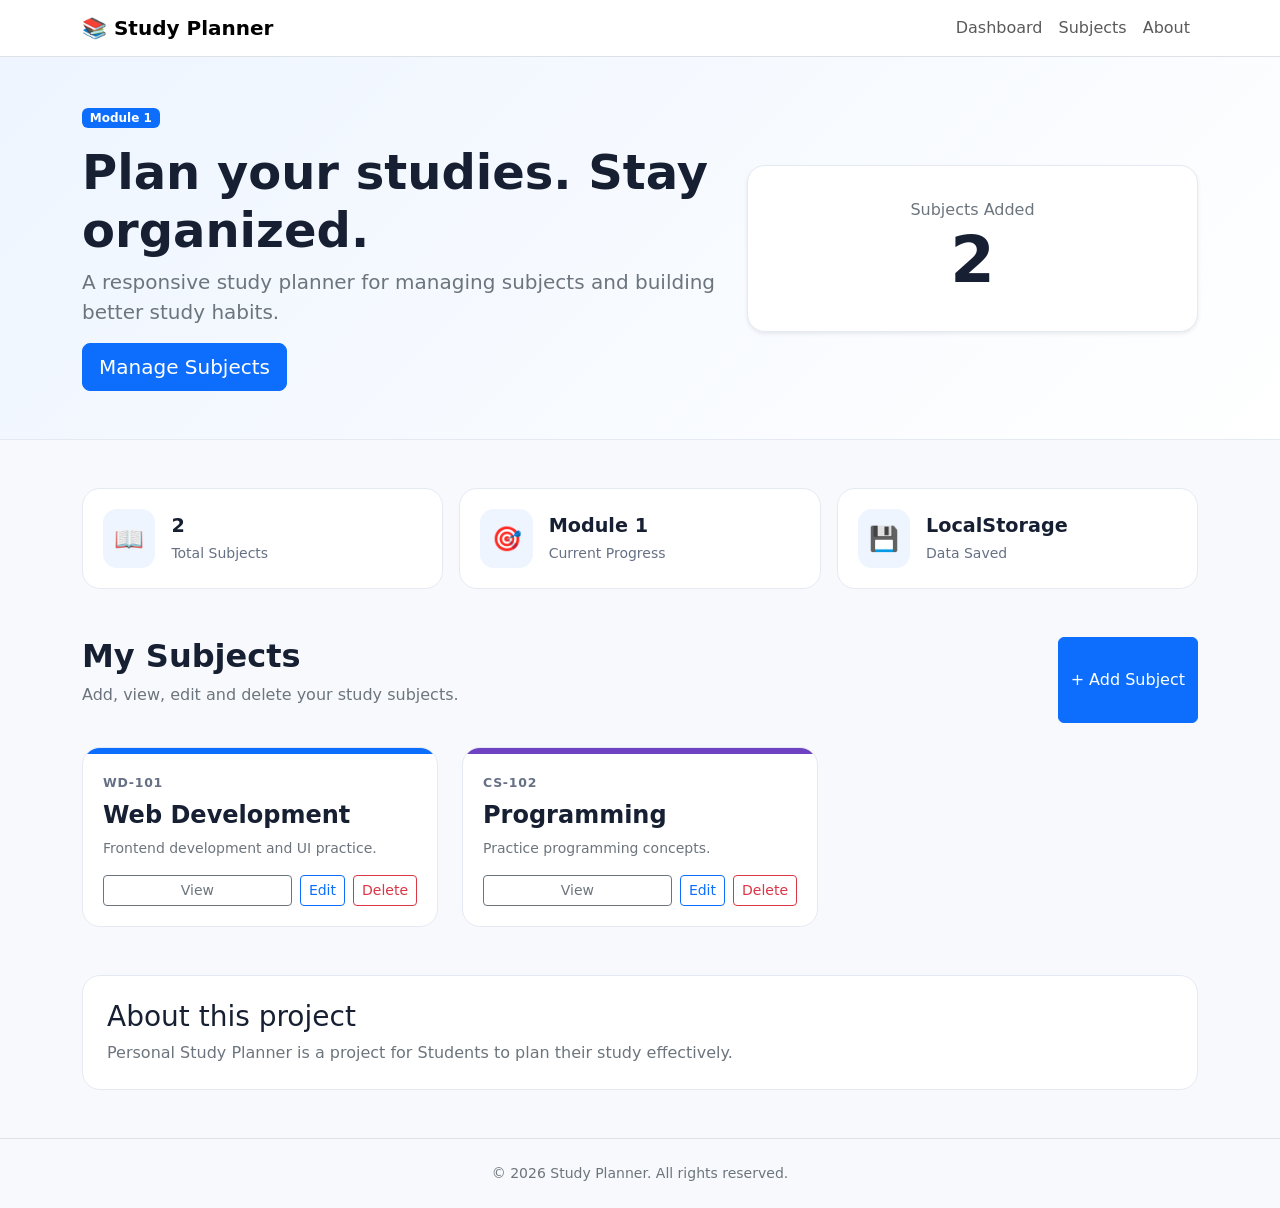
<file: Module 1/index.html>
<!DOCTYPE html>
<html lang="en">
<head>
<meta charset="UTF-8">
<meta name="viewport" content="width=device-width, initial-scale=1.0">
<title>Personal Study Planner</title>
<link href="https://cdn.jsdelivr.net/npm/bootstrap@5.3.3/dist/css/bootstrap.min.css" rel="stylesheet">
<link rel="stylesheet" href="css/style.css">
</head>
<body>
<nav class="navbar navbar-expand-lg bg-white border-bottom sticky-top">
<div class="container">
<a class="navbar-brand fw-bold" href="#">📚 Study Planner</a>
<button class="navbar-toggler" data-bs-toggle="collapse" data-bs-target="#nav"><span class="navbar-toggler-icon"></span></button>
<div class="collapse navbar-collapse" id="nav">
<ul class="navbar-nav ms-auto">
<li class="nav-item"><a class="nav-link" href="#dashboard">Dashboard</a></li>
<li class="nav-item"><a class="nav-link" href="#subjects">Subjects</a></li>
<li class="nav-item"><a class="nav-link" href="#about">About</a></li>
</ul>
</div></div></nav>

<section id="dashboard" class="hero">
<div class="container py-5">
<div class="row align-items-center g-4">
<div class="col-lg-7">
<span class="badge text-bg-primary mb-3">Module 1</span>
<h1 class="display-5 fw-bold">Plan your studies. Stay organized.</h1>
<p class="lead text-secondary">A responsive study planner for managing subjects and building better study habits.</p>
<a href="#subjects" class="btn btn-primary btn-lg">Manage Subjects</a>
</div>
<div class="col-lg-5"><div class="hero-card shadow-sm text-center">
<div class="text-secondary">Subjects Added</div><div id="heroCount" class="display-3 fw-bold">0</div>
</div></div>
</div></div></section>

<section class="container py-5">
<div class="row g-3">
<div class="col-md-4"><div class="stat"><span>📖</span><div><b id="count">0</b><small>Total Subjects</small></div></div></div>
<div class="col-md-4"><div class="stat"><span>🎯</span><div><b>Module 1</b><small>Current Progress</small></div></div></div>
<div class="col-md-4"><div class="stat"><span>💾</span><div><b>LocalStorage</b><small>Data Saved</small></div></div></div>
</div></section>

<section id="subjects" class="container pb-5">
<div class="d-flex flex-column flex-md-row justify-content-between gap-3 mb-4">
<div><h2 class="fw-bold">My Subjects</h2><p class="text-secondary">Add, view, edit and delete your study subjects.</p></div>
<button class="btn btn-primary" id="addBtn">+ Add Subject</button>
</div>
<div id="empty" class="empty text-center py-5"><div class="display-5">📚</div><h5>No subjects yet</h5><p class="text-secondary">Add your first subject.</p></div>
<div id="grid" class="row g-4"></div>
</section>

<section id="about" class="container pb-5"><div class="about p-4">
<h3>About this project</h3><p class="text-secondary mb-0">Personal Study Planner is a project for Students to plan their study effectively.</p>
</div></section>

<footer class="border-top py-4 text-center text-secondary small">© 2026 Study Planner. All rights reserved.</footer>

<div class="modal fade" id="modal"><div class="modal-dialog modal-dialog-centered"><div class="modal-content">
<form id="form"><div class="modal-header"><h5 id="modalTitle">Add Subject</h5><button type="button" class="btn-close" data-bs-dismiss="modal"></button></div>
<div class="modal-body">
<input type="hidden" id="id">
<label class="form-label">Subject Name</label><input id="name" class="form-control mb-3" required placeholder="e.g. Web Development">
<label class="form-label">Subject Code</label><input id="code" class="form-control mb-3" placeholder="e.g. WD-101">
<label class="form-label">Subject Color</label><input id="color" type="color" class="form-control form-control-color mb-3" value="#0d6efd">
<label class="form-label">Notes</label><textarea id="notes" class="form-control" rows="3" placeholder="Optional notes"></textarea>
</div><div class="modal-footer"><button type="button" class="btn btn-light" data-bs-dismiss="modal">Cancel</button><button class="btn btn-primary">Save Subject</button></div>
</form></div></div></div>

<script src="https://cdn.jsdelivr.net/npm/bootstrap@5.3.3/dist/js/bootstrap.bundle.min.js"></script>
<script src="js/app.js"></script>
</body></html>
</file>
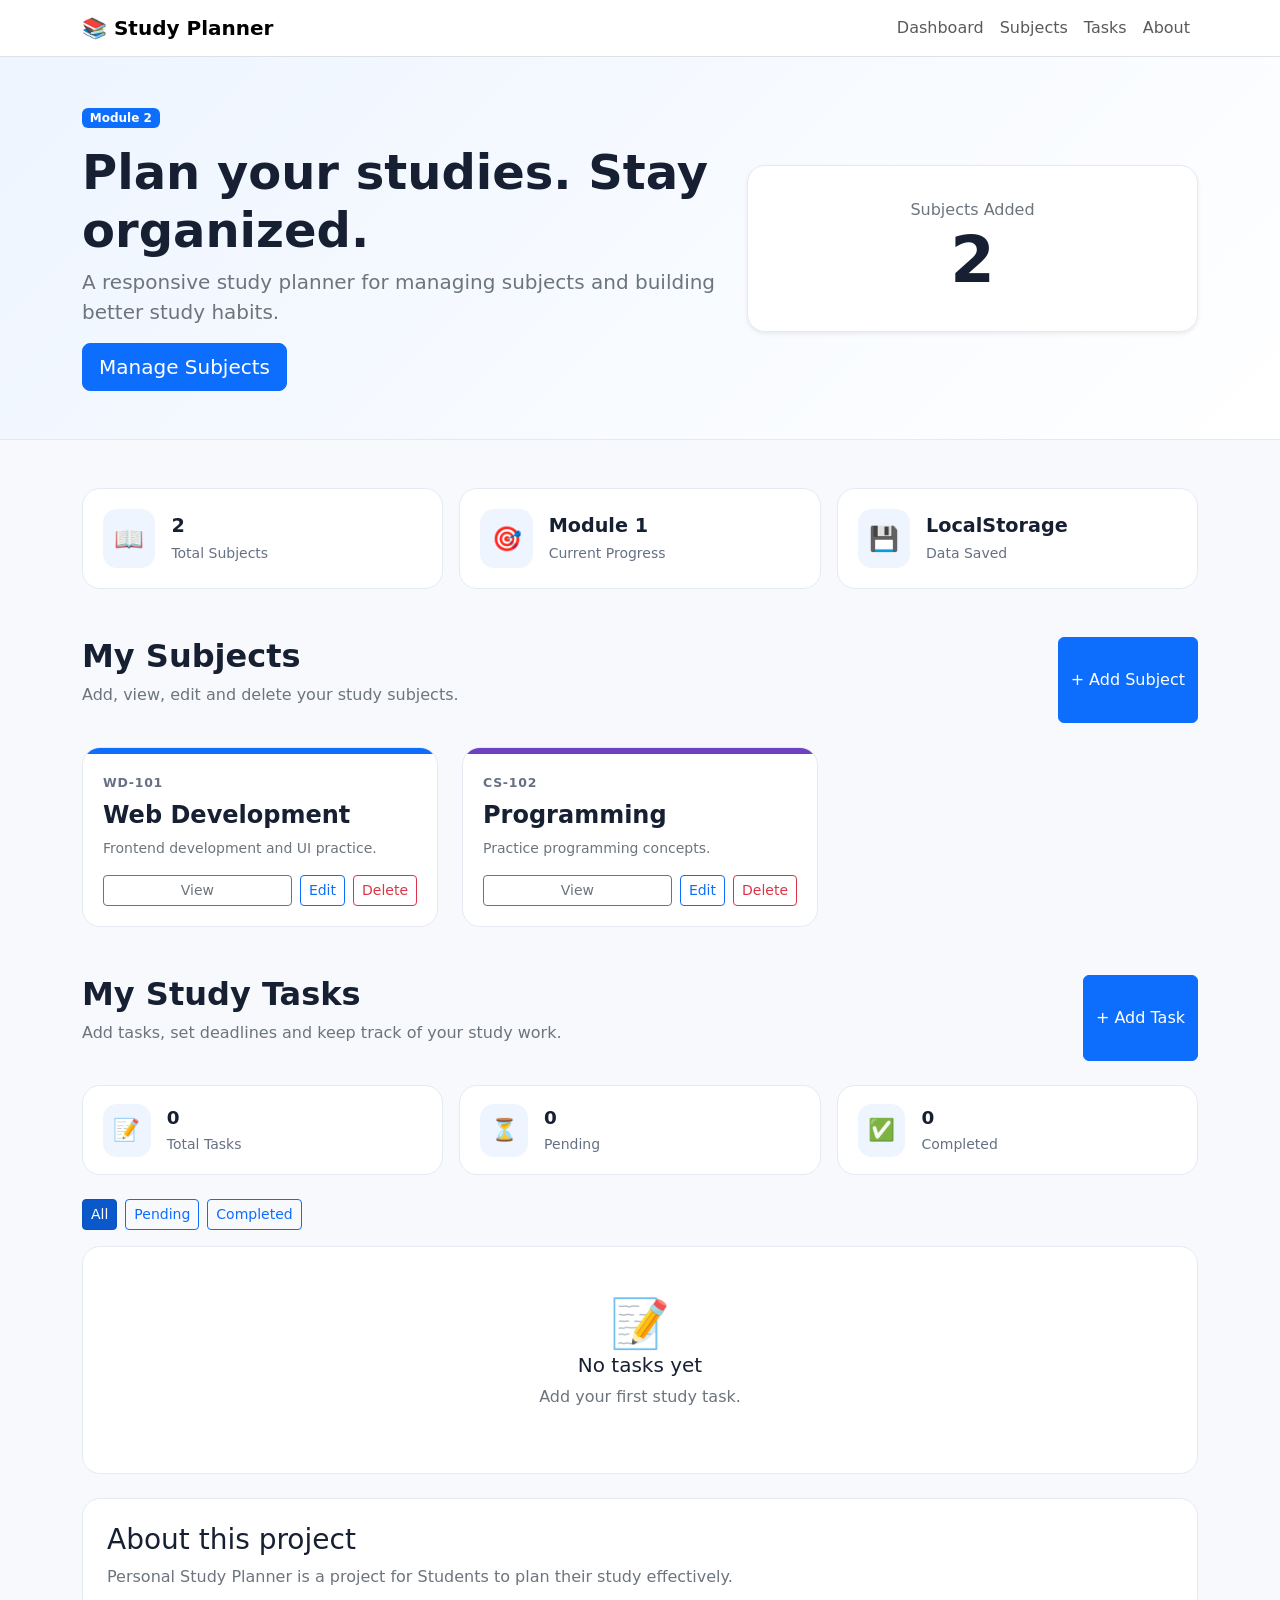
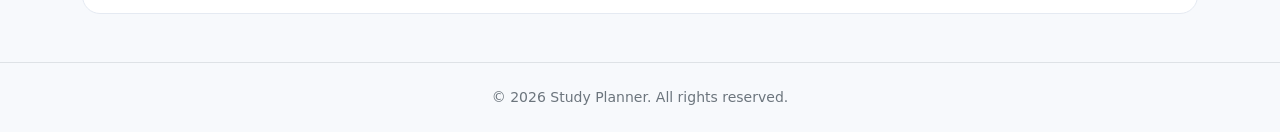
<file: Module 2/index.html>
<!DOCTYPE html>
<html lang="en">
<head>
<meta charset="UTF-8">
<meta name="viewport" content="width=device-width, initial-scale=1.0">
<title>Personal Study Planner</title>
<link href="https://cdn.jsdelivr.net/npm/bootstrap@5.3.3/dist/css/bootstrap.min.css" rel="stylesheet">
<link rel="stylesheet" href="css/style.css">
</head>
<body>
<nav class="navbar navbar-expand-lg bg-white border-bottom sticky-top">
<div class="container">
<a class="navbar-brand fw-bold" href="#">📚 Study Planner</a>
<button class="navbar-toggler" data-bs-toggle="collapse" data-bs-target="#nav"><span class="navbar-toggler-icon"></span></button>
<div class="collapse navbar-collapse" id="nav">
<ul class="navbar-nav ms-auto">
<li class="nav-item"><a class="nav-link" href="#dashboard">Dashboard</a></li>
<li class="nav-item"><a class="nav-link" href="#subjects">Subjects</a></li>
<li class="nav-item"><a class="nav-link" href="#tasks">Tasks</a></li>
<li class="nav-item"><a class="nav-link" href="#about">About</a></li>
</ul>
</div></div></nav>

<section id="dashboard" class="hero">
<div class="container py-5">
<div class="row align-items-center g-4">
<div class="col-lg-7">
<span class="badge text-bg-primary mb-3">Module 2</span>
<h1 class="display-5 fw-bold">Plan your studies. Stay organized.</h1>
<p class="lead text-secondary">A responsive study planner for managing subjects and building better study habits.</p>
<a href="#subjects" class="btn btn-primary btn-lg">Manage Subjects</a>
</div>
<div class="col-lg-5"><div class="hero-card shadow-sm text-center">
<div class="text-secondary">Subjects Added</div><div id="heroCount" class="display-3 fw-bold">0</div>
</div></div>
</div></div></section>

<section class="container py-5">
<div class="row g-3">
<div class="col-md-4"><div class="stat"><span>📖</span><div><b id="count">0</b><small>Total Subjects</small></div></div></div>
<div class="col-md-4"><div class="stat"><span>🎯</span><div><b>Module 1</b><small>Current Progress</small></div></div></div>
<div class="col-md-4"><div class="stat"><span>💾</span><div><b>LocalStorage</b><small>Data Saved</small></div></div></div>
</div></section>

<section id="subjects" class="container pb-5">
<div class="d-flex flex-column flex-md-row justify-content-between gap-3 mb-4">
<div><h2 class="fw-bold">My Subjects</h2><p class="text-secondary">Add, view, edit and delete your study subjects.</p></div>
<button class="btn btn-primary" id="addBtn">+ Add Subject</button>
</div>
<div id="empty" class="empty text-center py-5"><div class="display-5">📚</div><h5>No subjects yet</h5><p class="text-secondary">Add your first subject.</p></div>
<div id="grid" class="row g-4"></div>
</section>


<section id="tasks" class="container pb-5">
<div class="d-flex flex-column flex-md-row justify-content-between gap-3 mb-4">
<div><h2 class="fw-bold">My Study Tasks</h2><p class="text-secondary">Add tasks, set deadlines and keep track of your study work.</p></div>
<button class="btn btn-primary" id="addTaskBtn">+ Add Task</button>
</div>

<div class="row g-3 mb-4">
<div class="col-md-4"><div class="task-stat"><span>📝</span><div><b id="taskCount">0</b><small>Total Tasks</small></div></div></div>
<div class="col-md-4"><div class="task-stat"><span>⏳</span><div><b id="pendingCount">0</b><small>Pending</small></div></div></div>
<div class="col-md-4"><div class="task-stat"><span>✅</span><div><b id="completedCount">0</b><small>Completed</small></div></div></div>
</div>

<div class="d-flex gap-2 flex-wrap mb-3">
<button class="btn btn-sm btn-primary task-filter active" data-filter="all">All</button>
<button class="btn btn-sm btn-outline-primary task-filter" data-filter="pending">Pending</button>
<button class="btn btn-sm btn-outline-primary task-filter" data-filter="completed">Completed</button>
</div>

<div id="taskEmpty" class="empty text-center py-5">
<div class="display-5">📝</div><h5>No tasks yet</h5><p class="text-secondary">Add your first study task.</p>
</div>
<div id="taskGrid" class="row g-4"></div>
</section>

<section id="about" class="container pb-5"><div class="about p-4">
<h3>About this project</h3><p class="text-secondary mb-0">Personal Study Planner is a project for Students to plan their study effectively.</p>
</div></section>

<footer class="border-top py-4 text-center text-secondary small">© 2026 Study Planner. All rights reserved.</footer>

<div class="modal fade" id="modal"><div class="modal-dialog modal-dialog-centered"><div class="modal-content">
<form id="form"><div class="modal-header"><h5 id="modalTitle">Add Subject</h5><button type="button" class="btn-close" data-bs-dismiss="modal"></button></div>
<div class="modal-body">
<input type="hidden" id="id">
<label class="form-label">Subject Name</label><input id="name" class="form-control mb-3" required placeholder="e.g. Web Development">
<label class="form-label">Subject Code</label><input id="code" class="form-control mb-3" placeholder="e.g. WD-101">
<label class="form-label">Subject Color</label><input id="color" type="color" class="form-control form-control-color mb-3" value="#0d6efd">
<label class="form-label">Notes</label><textarea id="notes" class="form-control" rows="3" placeholder="Optional notes"></textarea>
</div><div class="modal-footer"><button type="button" class="btn btn-light" data-bs-dismiss="modal">Cancel</button><button class="btn btn-primary">Save Subject</button></div>
</form></div></div></div>


<div class="modal fade" id="taskModal"><div class="modal-dialog modal-dialog-centered"><div class="modal-content">
<form id="taskForm"><div class="modal-header"><h5 id="taskModalTitle">Add Study Task</h5><button type="button" class="btn-close" data-bs-dismiss="modal"></button></div>
<div class="modal-body">
<input type="hidden" id="taskId">
<label class="form-label">Task Title</label><input id="taskTitle" class="form-control mb-3" required placeholder="e.g. Complete JavaScript assignment">
<label class="form-label">Subject</label><select id="taskSubject" class="form-select mb-3" required></select>
<label class="form-label">Deadline</label><input id="taskDeadline" type="date" class="form-control mb-3" required>
<label class="form-label">Status</label><select id="taskStatus" class="form-select"><option value="pending">Pending</option><option value="completed">Completed</option></select>
</div><div class="modal-footer"><button type="button" class="btn btn-light" data-bs-dismiss="modal">Cancel</button><button class="btn btn-primary">Save Task</button></div>
</form></div></div></div>

<script src="https://cdn.jsdelivr.net/npm/bootstrap@5.3.3/dist/js/bootstrap.bundle.min.js"></script>
<script src="js/app.js"></script>
</body></html>
</file>
<file: Module 1/css/style.css>
html {
    scroll-behavior: smooth
}

body {
    background: #f7f9fc;
    color: #172033;
    font-family: Inter, system-ui, -apple-system, "Segoe UI", sans-serif
}

.hero {
    background: linear-gradient(135deg, #eef5ff, #fff);
    border-bottom: 1px solid #e5eaf2
}

.hero-card,
.stat,
.empty,
.about {
    background: #fff;
    border: 1px solid #e5eaf2;
    border-radius: 18px
}

.hero-card {
    padding: 2rem
}

.stat {
    padding: 1.25rem;
    display: flex;
    gap: 1rem;
    align-items: center
}

.stat>span {
    font-size: 1.5rem;
    background: #eef5ff;
    padding: .7rem;
    border-radius: 14px
}

.stat b {
    display: block;
    font-size: 1.2rem
}

.stat small {
    color: #667085
}

.subject {
    background: #fff;
    border: 1px solid #e5eaf2;
    border-radius: 18px;
    overflow: hidden;
    height: 100%;
    transition: .18s
}

.subject:hover {
    transform: translateY(-3px);
    box-shadow: 0 10px 28px rgba(30, 55, 90, .09)
}

.accent {
    height: 6px
}

.subject-body {
    padding: 1.25rem
}

.code {
    font-size: .78rem;
    color: #667085;
    font-weight: 700;
    text-transform: uppercase;
    letter-spacing: .06em
}

.about {
    padding: 1.5rem
}

@media(max-width:576px) {
    .display-5 {
        font-size: 2.15rem
    }
}
</file>
<file: Module 2/css/style.css>
html {
    scroll-behavior: smooth
}

body {
    background: #f7f9fc;
    color: #172033;
    font-family: Inter, system-ui, -apple-system, "Segoe UI", sans-serif
}

.hero {
    background: linear-gradient(135deg, #eef5ff, #fff);
    border-bottom: 1px solid #e5eaf2
}

.hero-card,
.stat,
.empty,
.about {
    background: #fff;
    border: 1px solid #e5eaf2;
    border-radius: 18px
}

.hero-card {
    padding: 2rem
}

.stat {
    padding: 1.25rem;
    display: flex;
    gap: 1rem;
    align-items: center
}

.stat>span {
    font-size: 1.5rem;
    background: #eef5ff;
    padding: .7rem;
    border-radius: 14px
}

.stat b {
    display: block;
    font-size: 1.2rem
}

.stat small {
    color: #667085
}

.subject {
    background: #fff;
    border: 1px solid #e5eaf2;
    border-radius: 18px;
    overflow: hidden;
    height: 100%;
    transition: .18s
}

.subject:hover {
    transform: translateY(-3px);
    box-shadow: 0 10px 28px rgba(30, 55, 90, .09)
}

.accent {
    height: 6px
}

.subject-body {
    padding: 1.25rem
}

.code {
    font-size: .78rem;
    color: #667085;
    font-weight: 700;
    text-transform: uppercase;
    letter-spacing: .06em
}

.about {
    padding: 1.5rem
}

@media(max-width:576px) {
    .display-5 {
        font-size: 2.15rem
    }
}
.task-stat {
    background: #fff;
    border: 1px solid #e5eaf2;
    border-radius: 18px;
    padding: 1.1rem 1.25rem;
    display: flex;
    gap: 1rem;
    align-items: center
}
.task-stat>span {
    font-size: 1.35rem;
    background: #eef5ff;
    padding: .65rem;
    border-radius: 14px
}
.task-stat b {
    display: block;
    font-size: 1.15rem
}
.task-stat small {
    color: #667085
}
.task {
    background: #fff;
    border: 1px solid #e5eaf2;
    border-radius: 18px;
    height: 100%;
    overflow: hidden;
    transition: .18s
}
.task:hover {
    transform: translateY(-3px);
    box-shadow: 0 10px 28px rgba(30, 55, 90, .09)
}
.task-body {
    padding: 1.25rem
}
.task-date {
    color: #667085;
    font-size: .88rem
}
.task-status {
    font-size: .76rem;
    font-weight: 700;
    padding: .35rem .65rem;
    border-radius: 50px
}
.task-status.pending {
    background: #fff3cd;
    color: #856404
}
.task-status.completed {
    background: #d1e7dd;
    color: #0f5132
}
.task.completed h5 {
    text-decoration: line-through;
    color: #667085
}
</file>
